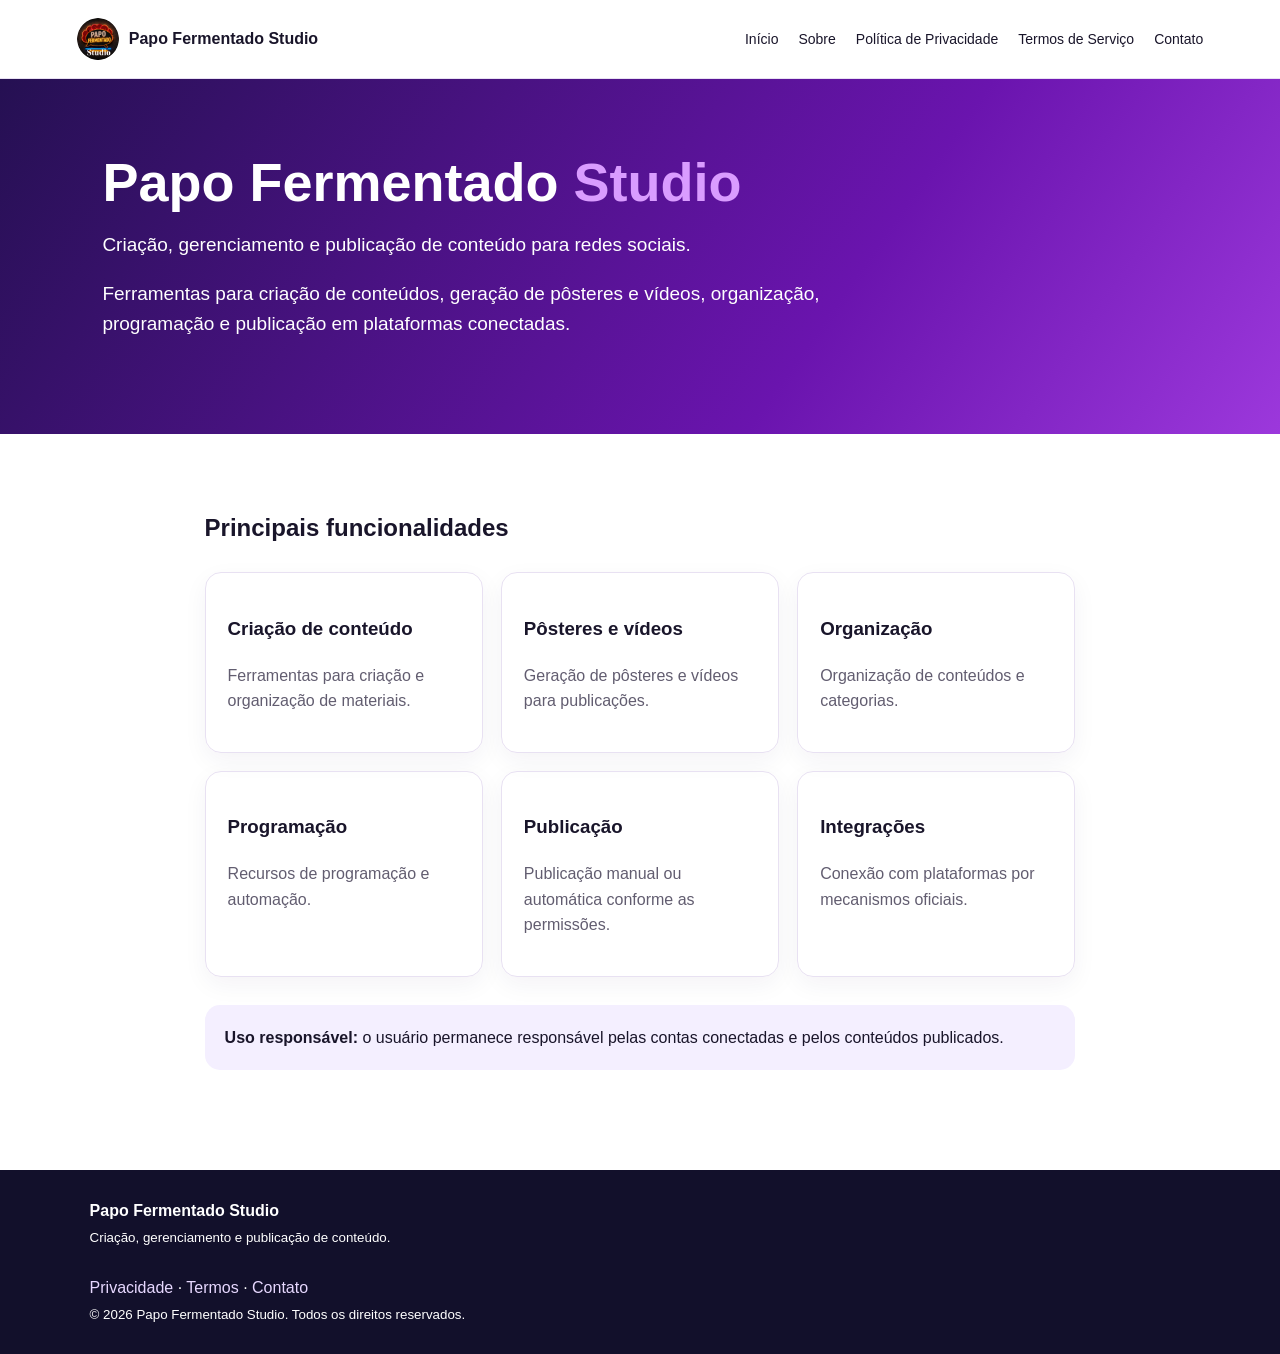
<file: index.html>
<!doctype html><html lang="pt-BR"><head><meta charset="utf-8"><meta name="viewport" content="width=device-width,initial-scale=1"><title>Início | Papo Fermentado Studio</title><link rel="stylesheet" href="style.css">
<meta name="theme-color" content="#12102b">
<link rel="icon" type="image/x-icon" href="assets/favicon.ico">
<link rel="icon" type="image/png" sizes="16x16" href="assets/favicon-16x16.png">
<link rel="icon" type="image/png" sizes="32x32" href="assets/favicon-32x32.png">
<link rel="icon" type="image/png" sizes="48x48" href="assets/favicon-48x48.png">
<link rel="apple-touch-icon" sizes="180x180" href="assets/apple-touch-icon.png">
<link rel="image_src" href="assets/logo.png">
<meta property="og:image" content="assets/icon-512.png">
<meta property="og:image:type" content="image/png">
<meta property="og:image:width" content="512">
<meta property="og:image:height" content="512">
<meta property="og:site_name" content="Papo Fermentado Studio">
</head><body><nav class="nav"><a class="brand" href="index.html"><img class="brand-logo" src="assets/logo.png" alt="Papo Fermentado Studio"> <span>Papo Fermentado Studio</span></a><div class="navlinks"><a href="index.html">Início</a><a href="sobre.html">Sobre</a><a href="privacidade.html">Política de Privacidade</a><a href="termos.html">Termos de Serviço</a><a href="contato.html">Contato</a></div></nav><header class="hero"><h1>Papo Fermentado <span>Studio</span></h1><p>Criação, gerenciamento e publicação de conteúdo para redes sociais.</p><p>Ferramentas para criação de conteúdos, geração de pôsteres e vídeos, organização, programação e publicação em plataformas conectadas.</p></header><main class="content"><h2>Principais funcionalidades</h2><div class="grid"><div class="card"><h3>Criação de conteúdo</h3><p>Ferramentas para criação e organização de materiais.</p></div><div class="card"><h3>Pôsteres e vídeos</h3><p>Geração de pôsteres e vídeos para publicações.</p></div><div class="card"><h3>Organização</h3><p>Organização de conteúdos e categorias.</p></div><div class="card"><h3>Programação</h3><p>Recursos de programação e automação.</p></div><div class="card"><h3>Publicação</h3><p>Publicação manual ou automática conforme as permissões.</p></div><div class="card"><h3>Integrações</h3><p>Conexão com plataformas por mecanismos oficiais.</p></div></div><div class="callout"><strong>Uso responsável:</strong> o usuário permanece responsável pelas contas conectadas e pelos conteúdos publicados.</div></main><footer class="footer"><strong>Papo Fermentado Studio</strong><br><small>Criação, gerenciamento e publicação de conteúdo.</small><br><br><a href="privacidade.html">Privacidade</a> · <a href="termos.html">Termos</a> · <a href="contato.html">Contato</a><br><small>© 2026 Papo Fermentado Studio. Todos os direitos reservados.</small></footer></body></html>
</file>
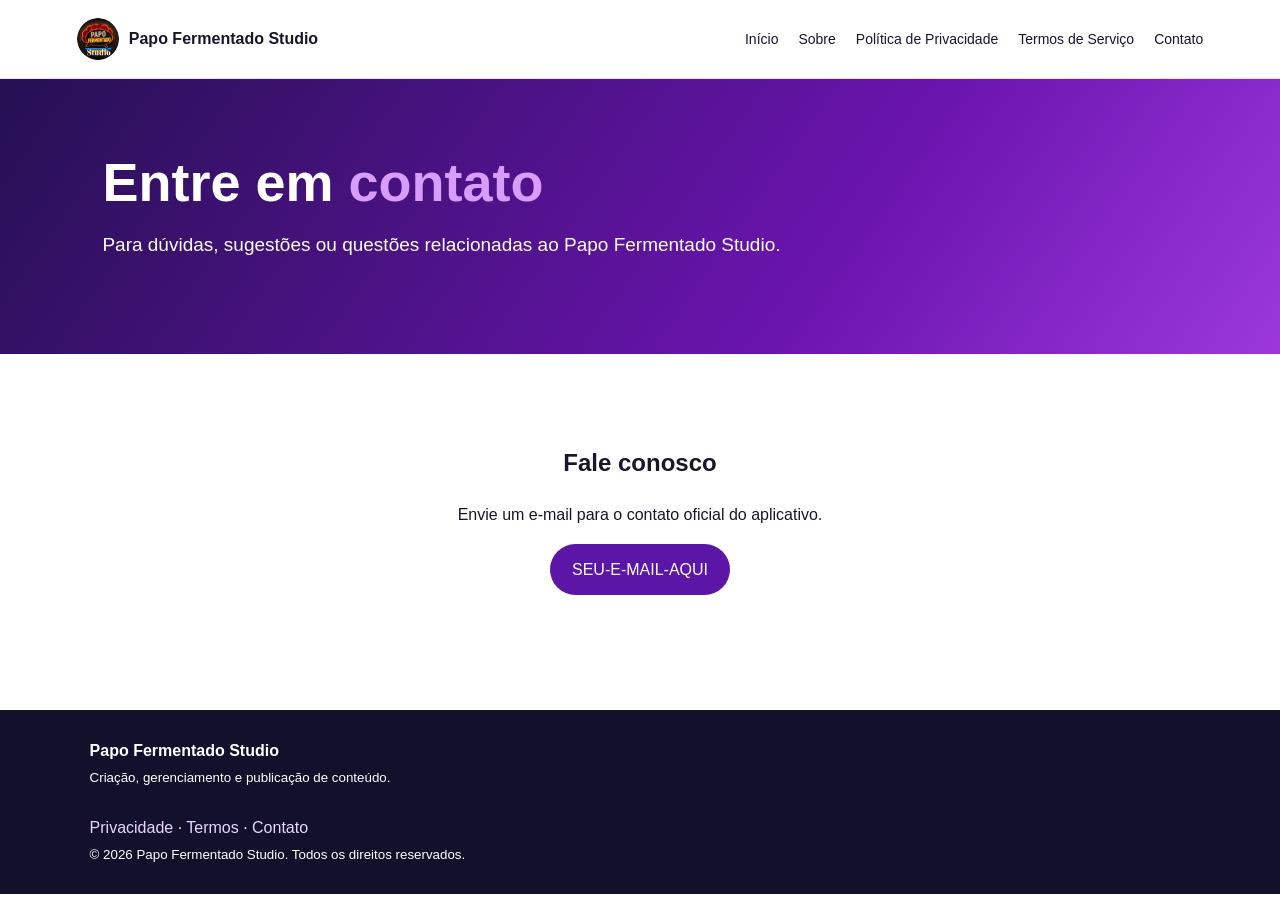
<file: contato.html>
<!doctype html><html lang="pt-BR"><head><meta charset="utf-8"><meta name="viewport" content="width=device-width,initial-scale=1"><title>Contato | Papo Fermentado Studio</title><link rel="stylesheet" href="style.css">
<meta name="theme-color" content="#12102b">
<link rel="icon" type="image/x-icon" href="assets/favicon.ico">
<link rel="icon" type="image/png" sizes="16x16" href="assets/favicon-16x16.png">
<link rel="icon" type="image/png" sizes="32x32" href="assets/favicon-32x32.png">
<link rel="icon" type="image/png" sizes="48x48" href="assets/favicon-48x48.png">
<link rel="apple-touch-icon" sizes="180x180" href="assets/apple-touch-icon.png">
<link rel="image_src" href="assets/logo.png">
<meta property="og:image" content="assets/icon-512.png">
<meta property="og:image:type" content="image/png">
<meta property="og:image:width" content="512">
<meta property="og:image:height" content="512">
<meta property="og:site_name" content="Papo Fermentado Studio">
</head><body><nav class="nav"><a class="brand" href="index.html"><img class="brand-logo" src="assets/logo.png" alt="Papo Fermentado Studio"> <span>Papo Fermentado Studio</span></a><div class="navlinks"><a href="index.html">Início</a><a href="sobre.html">Sobre</a><a href="privacidade.html">Política de Privacidade</a><a href="termos.html">Termos de Serviço</a><a href="contato.html">Contato</a></div></nav><header class="hero"><h1>Entre em <span>contato</span></h1><p>Para dúvidas, sugestões ou questões relacionadas ao Papo Fermentado Studio.</p></header><main class="contact"><h2>Fale conosco</h2><p>Envie um e-mail para o contato oficial do aplicativo.</p><a class="email" href="mailto:SEU-E-MAIL-AQUI">SEU-E-MAIL-AQUI</a></main><footer class="footer"><strong>Papo Fermentado Studio</strong><br><small>Criação, gerenciamento e publicação de conteúdo.</small><br><br><a href="privacidade.html">Privacidade</a> · <a href="termos.html">Termos</a> · <a href="contato.html">Contato</a><br><small>© 2026 Papo Fermentado Studio. Todos os direitos reservados.</small></footer></body></html>
</file>
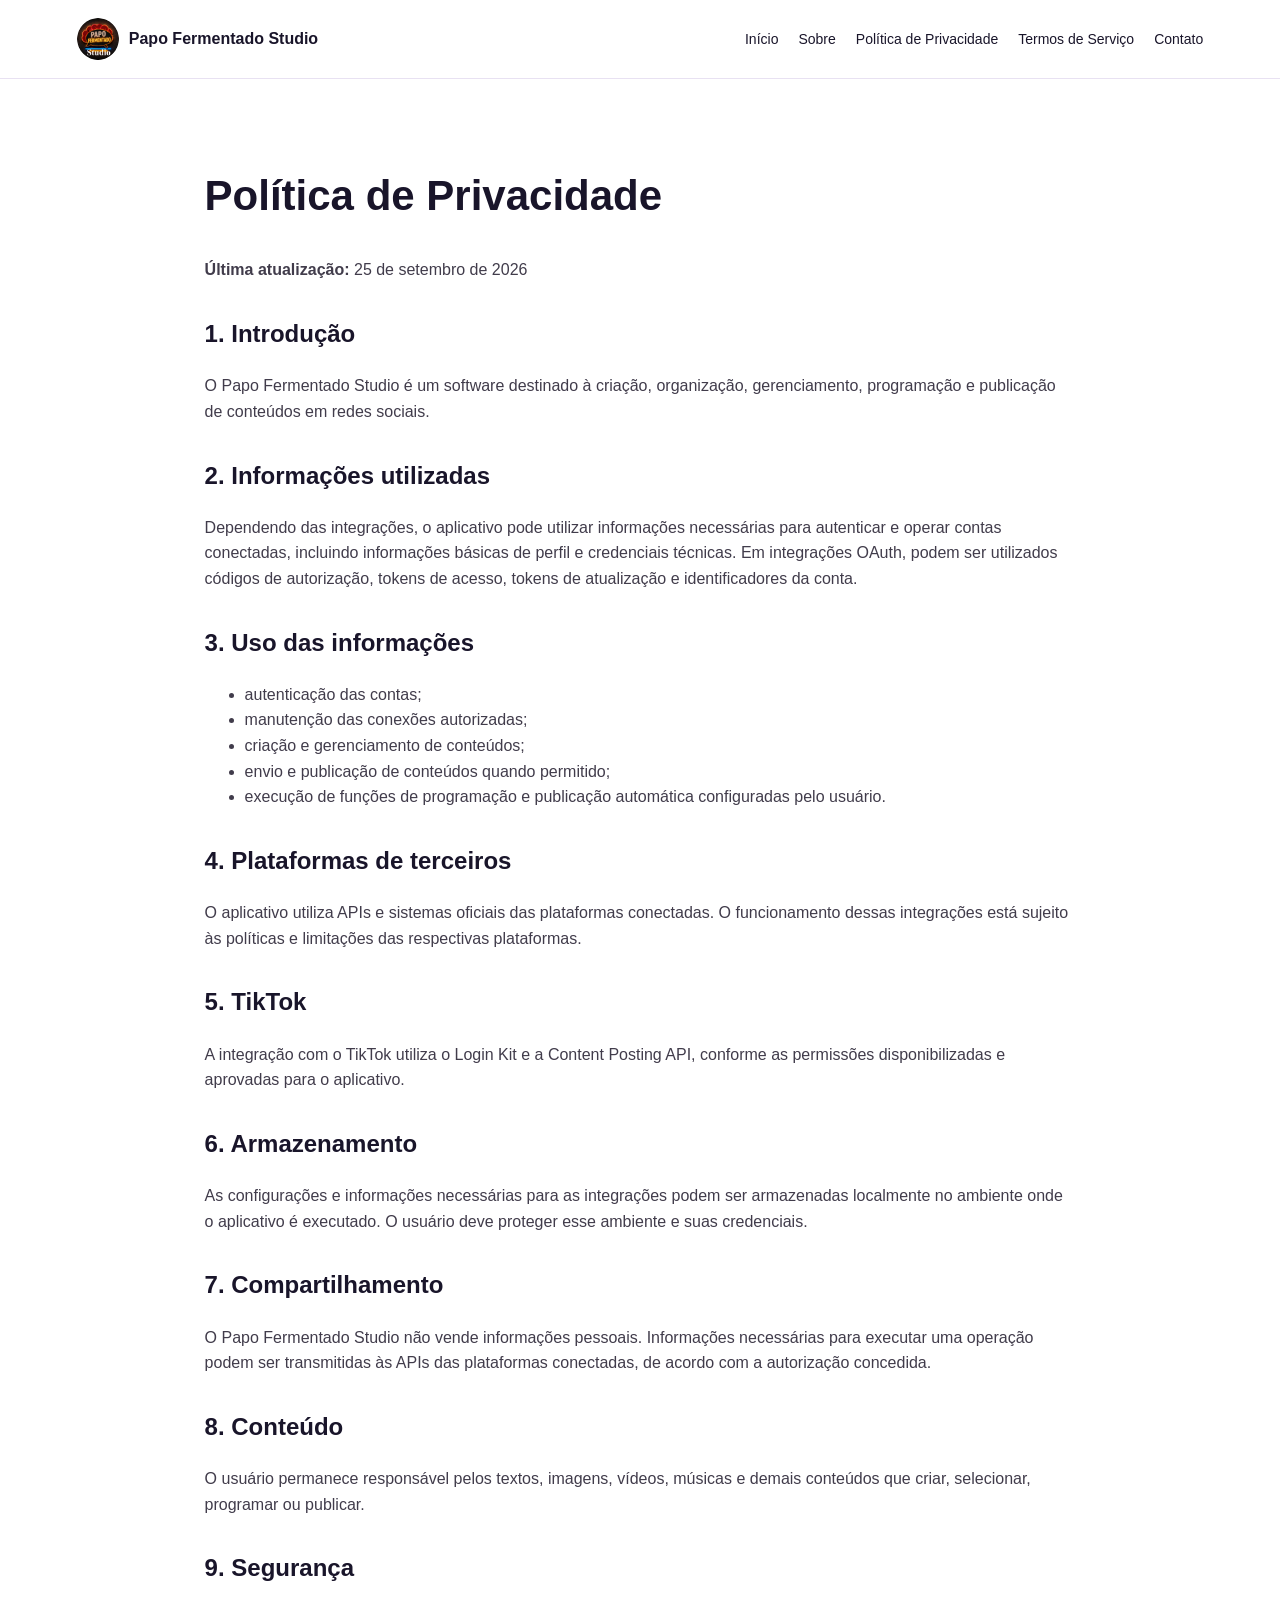
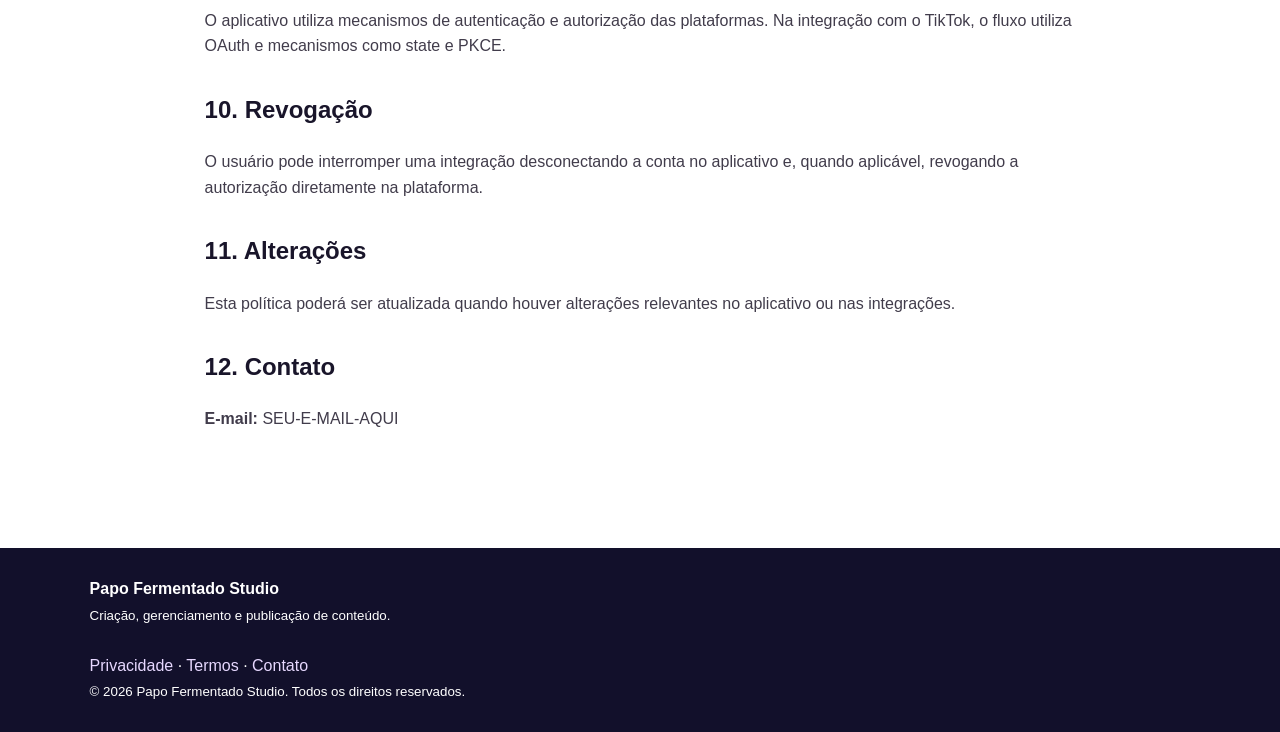
<file: privacidade.html>
<!doctype html><html lang="pt-BR"><head><meta charset="utf-8"><meta name="viewport" content="width=device-width,initial-scale=1"><title>Política de Privacidade | Papo Fermentado Studio</title><link rel="stylesheet" href="style.css">
<meta name="theme-color" content="#12102b">
<link rel="icon" type="image/x-icon" href="assets/favicon.ico">
<link rel="icon" type="image/png" sizes="16x16" href="assets/favicon-16x16.png">
<link rel="icon" type="image/png" sizes="32x32" href="assets/favicon-32x32.png">
<link rel="icon" type="image/png" sizes="48x48" href="assets/favicon-48x48.png">
<link rel="apple-touch-icon" sizes="180x180" href="assets/apple-touch-icon.png">
<link rel="image_src" href="assets/logo.png">
<meta property="og:image" content="assets/icon-512.png">
<meta property="og:image:type" content="image/png">
<meta property="og:image:width" content="512">
<meta property="og:image:height" content="512">
<meta property="og:site_name" content="Papo Fermentado Studio">
</head><body><nav class="nav"><a class="brand" href="index.html"><img class="brand-logo" src="assets/logo.png" alt="Papo Fermentado Studio"> <span>Papo Fermentado Studio</span></a><div class="navlinks"><a href="index.html">Início</a><a href="sobre.html">Sobre</a><a href="privacidade.html">Política de Privacidade</a><a href="termos.html">Termos de Serviço</a><a href="contato.html">Contato</a></div></nav><main class="legal"><h1>Política de Privacidade</h1><p><strong>Última atualização:</strong> 25 de setembro de 2026</p>
<h2>1. Introdução</h2><p>O Papo Fermentado Studio é um software destinado à criação, organização, gerenciamento, programação e publicação de conteúdos em redes sociais.</p>
<h2>2. Informações utilizadas</h2><p>Dependendo das integrações, o aplicativo pode utilizar informações necessárias para autenticar e operar contas conectadas, incluindo informações básicas de perfil e credenciais técnicas. Em integrações OAuth, podem ser utilizados códigos de autorização, tokens de acesso, tokens de atualização e identificadores da conta.</p>
<h2>3. Uso das informações</h2><ul><li>autenticação das contas;</li><li>manutenção das conexões autorizadas;</li><li>criação e gerenciamento de conteúdos;</li><li>envio e publicação de conteúdos quando permitido;</li><li>execução de funções de programação e publicação automática configuradas pelo usuário.</li></ul>
<h2>4. Plataformas de terceiros</h2><p>O aplicativo utiliza APIs e sistemas oficiais das plataformas conectadas. O funcionamento dessas integrações está sujeito às políticas e limitações das respectivas plataformas.</p>
<h2>5. TikTok</h2><p>A integração com o TikTok utiliza o Login Kit e a Content Posting API, conforme as permissões disponibilizadas e aprovadas para o aplicativo.</p>
<h2>6. Armazenamento</h2><p>As configurações e informações necessárias para as integrações podem ser armazenadas localmente no ambiente onde o aplicativo é executado. O usuário deve proteger esse ambiente e suas credenciais.</p>
<h2>7. Compartilhamento</h2><p>O Papo Fermentado Studio não vende informações pessoais. Informações necessárias para executar uma operação podem ser transmitidas às APIs das plataformas conectadas, de acordo com a autorização concedida.</p>
<h2>8. Conteúdo</h2><p>O usuário permanece responsável pelos textos, imagens, vídeos, músicas e demais conteúdos que criar, selecionar, programar ou publicar.</p>
<h2>9. Segurança</h2><p>O aplicativo utiliza mecanismos de autenticação e autorização das plataformas. Na integração com o TikTok, o fluxo utiliza OAuth e mecanismos como state e PKCE.</p>
<h2>10. Revogação</h2><p>O usuário pode interromper uma integração desconectando a conta no aplicativo e, quando aplicável, revogando a autorização diretamente na plataforma.</p>
<h2>11. Alterações</h2><p>Esta política poderá ser atualizada quando houver alterações relevantes no aplicativo ou nas integrações.</p>
<h2>12. Contato</h2><p><strong>E-mail:</strong> SEU-E-MAIL-AQUI</p></main><footer class="footer"><strong>Papo Fermentado Studio</strong><br><small>Criação, gerenciamento e publicação de conteúdo.</small><br><br><a href="privacidade.html">Privacidade</a> · <a href="termos.html">Termos</a> · <a href="contato.html">Contato</a><br><small>© 2026 Papo Fermentado Studio. Todos os direitos reservados.</small></footer></body></html>
</file>
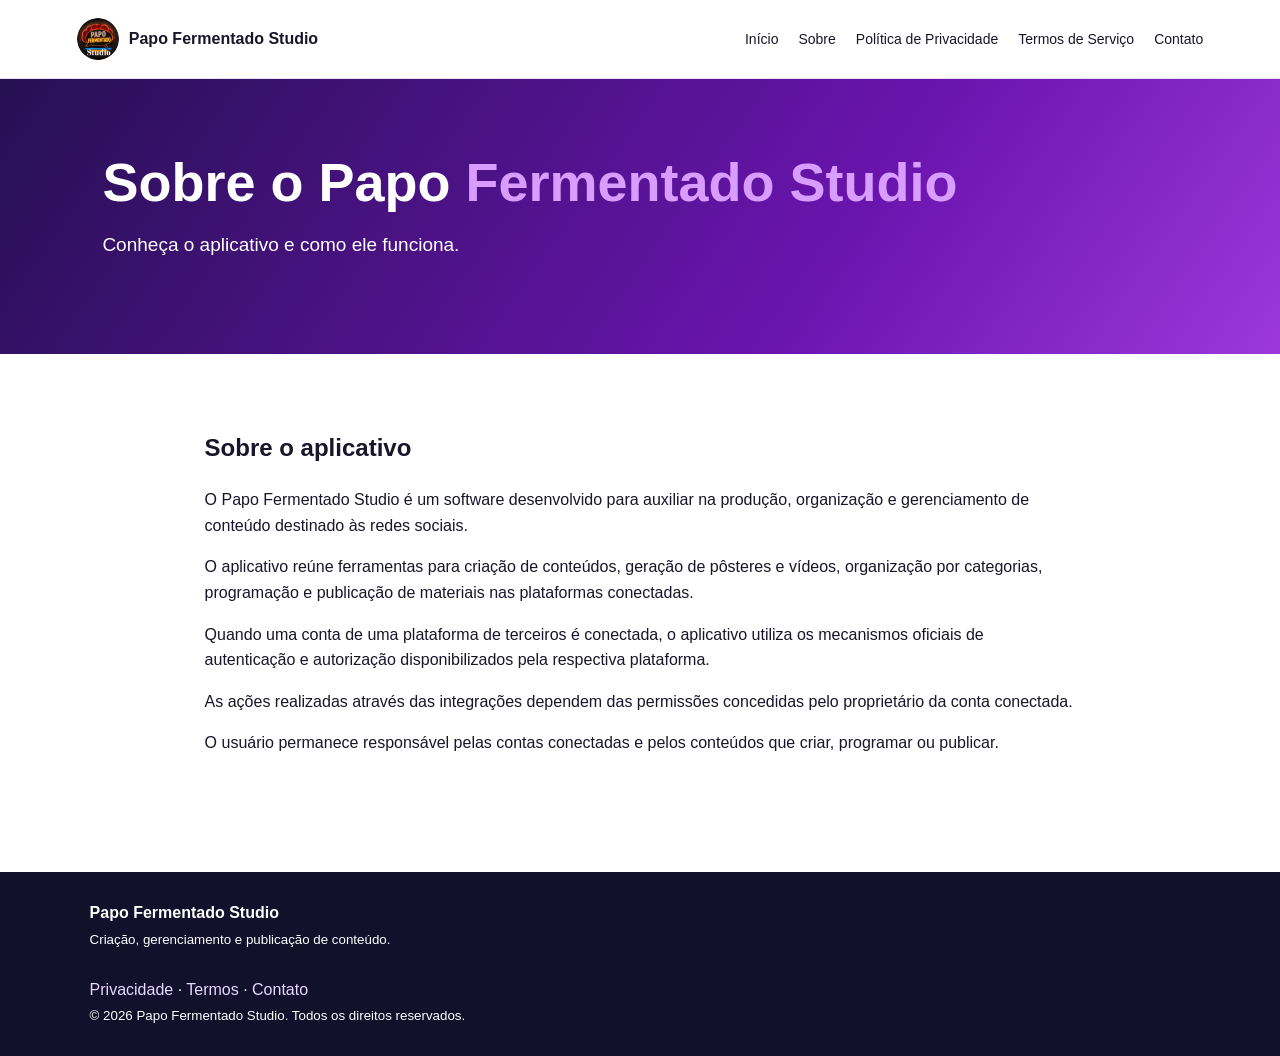
<file: sobre.html>
<!doctype html><html lang="pt-BR"><head><meta charset="utf-8"><meta name="viewport" content="width=device-width,initial-scale=1"><title>Sobre | Papo Fermentado Studio</title><link rel="stylesheet" href="style.css">
<meta name="theme-color" content="#12102b">
<link rel="icon" type="image/x-icon" href="assets/favicon.ico">
<link rel="icon" type="image/png" sizes="16x16" href="assets/favicon-16x16.png">
<link rel="icon" type="image/png" sizes="32x32" href="assets/favicon-32x32.png">
<link rel="icon" type="image/png" sizes="48x48" href="assets/favicon-48x48.png">
<link rel="apple-touch-icon" sizes="180x180" href="assets/apple-touch-icon.png">
<link rel="image_src" href="assets/logo.png">
<meta property="og:image" content="assets/icon-512.png">
<meta property="og:image:type" content="image/png">
<meta property="og:image:width" content="512">
<meta property="og:image:height" content="512">
<meta property="og:site_name" content="Papo Fermentado Studio">
</head><body><nav class="nav"><a class="brand" href="index.html"><img class="brand-logo" src="assets/logo.png" alt="Papo Fermentado Studio"> <span>Papo Fermentado Studio</span></a><div class="navlinks"><a href="index.html">Início</a><a href="sobre.html">Sobre</a><a href="privacidade.html">Política de Privacidade</a><a href="termos.html">Termos de Serviço</a><a href="contato.html">Contato</a></div></nav><header class="hero"><h1>Sobre o Papo <span>Fermentado Studio</span></h1><p>Conheça o aplicativo e como ele funciona.</p></header><main class="content"><h2>Sobre o aplicativo</h2><p>O Papo Fermentado Studio é um software desenvolvido para auxiliar na produção, organização e gerenciamento de conteúdo destinado às redes sociais.</p><p>O aplicativo reúne ferramentas para criação de conteúdos, geração de pôsteres e vídeos, organização por categorias, programação e publicação de materiais nas plataformas conectadas.</p><p>Quando uma conta de uma plataforma de terceiros é conectada, o aplicativo utiliza os mecanismos oficiais de autenticação e autorização disponibilizados pela respectiva plataforma.</p><p>As ações realizadas através das integrações dependem das permissões concedidas pelo proprietário da conta conectada.</p><p>O usuário permanece responsável pelas contas conectadas e pelos conteúdos que criar, programar ou publicar.</p></main><footer class="footer"><strong>Papo Fermentado Studio</strong><br><small>Criação, gerenciamento e publicação de conteúdo.</small><br><br><a href="privacidade.html">Privacidade</a> · <a href="termos.html">Termos</a> · <a href="contato.html">Contato</a><br><small>© 2026 Papo Fermentado Studio. Todos os direitos reservados.</small></footer></body></html>
</file>
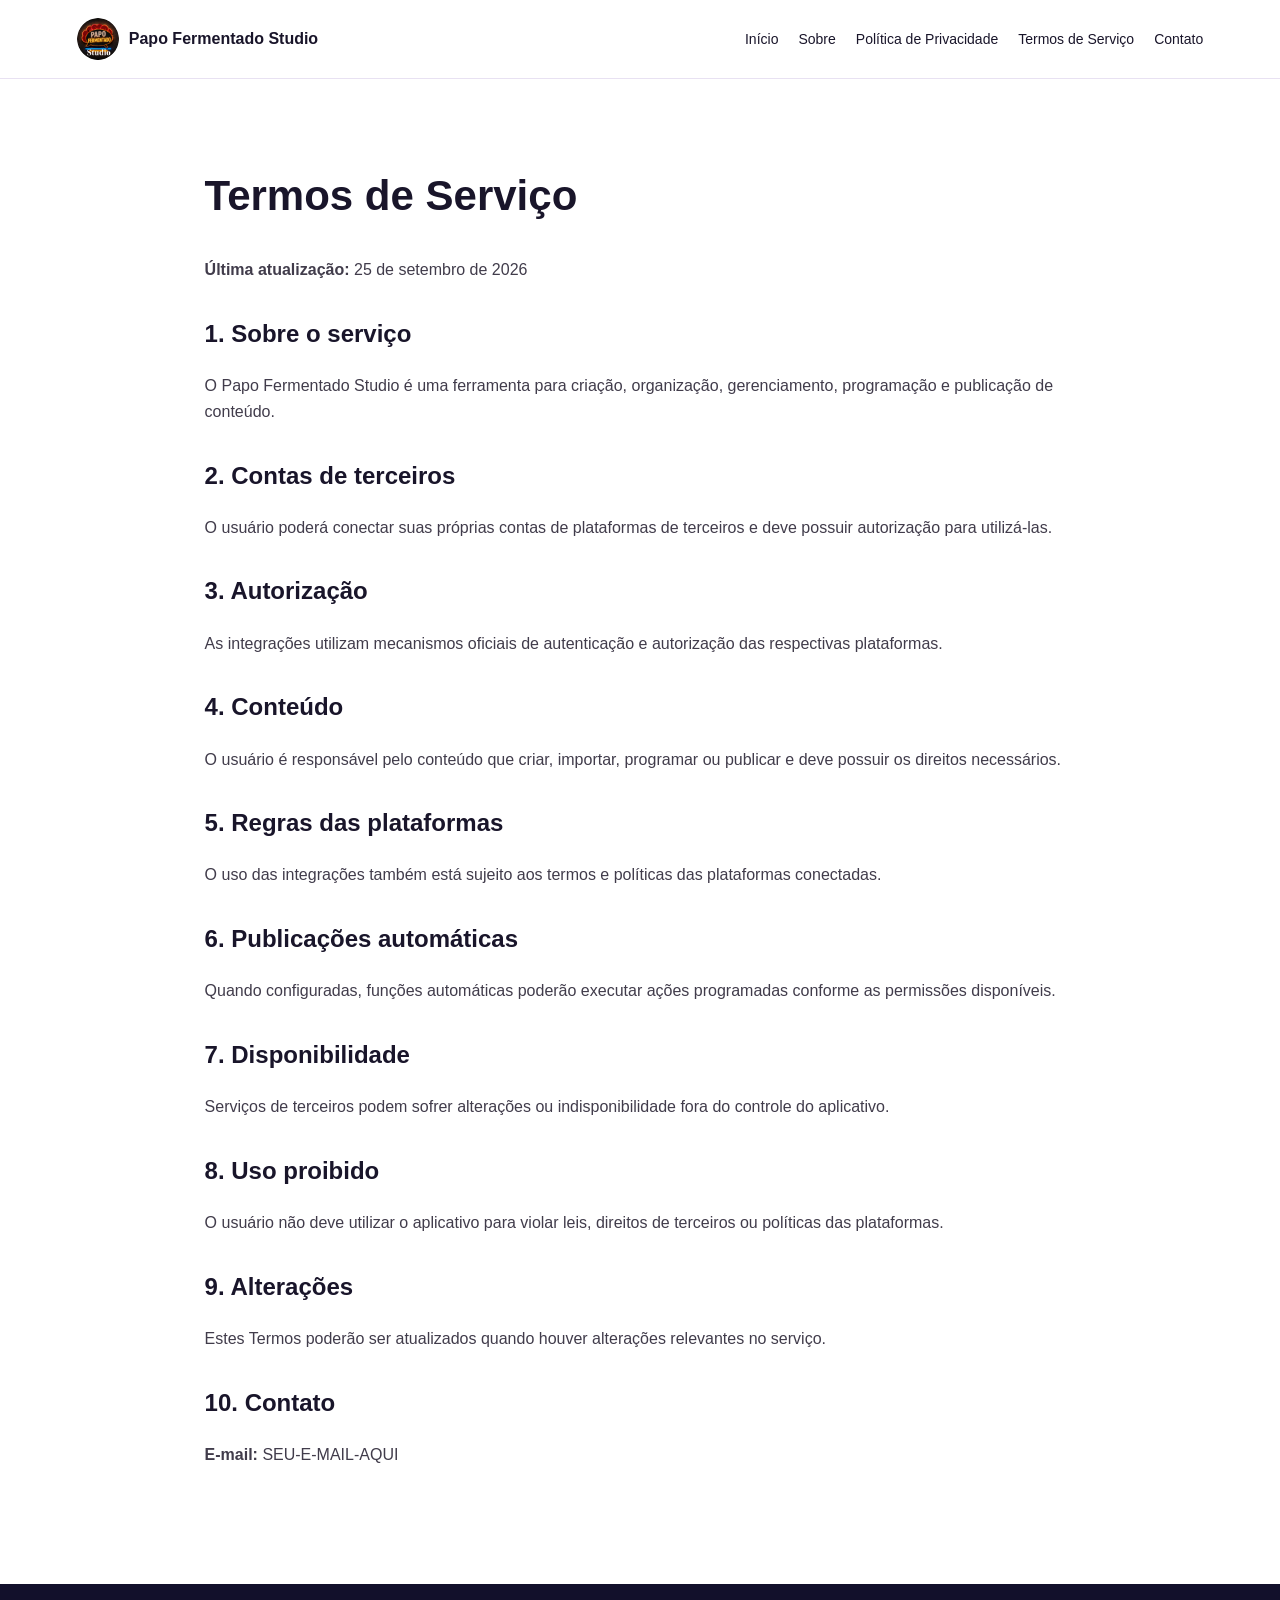
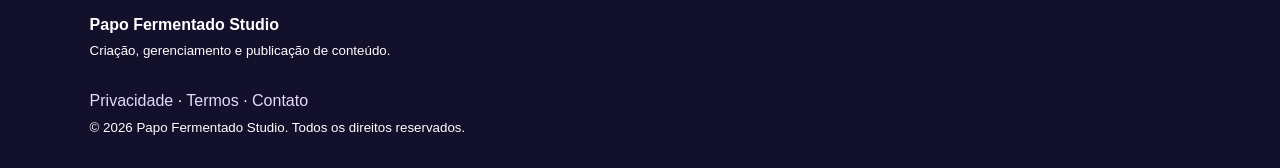
<file: termos.html>
<!doctype html><html lang="pt-BR"><head><meta charset="utf-8"><meta name="viewport" content="width=device-width,initial-scale=1"><title>Termos de Serviço | Papo Fermentado Studio</title><link rel="stylesheet" href="style.css">
<meta name="theme-color" content="#12102b">
<link rel="icon" type="image/x-icon" href="assets/favicon.ico">
<link rel="icon" type="image/png" sizes="16x16" href="assets/favicon-16x16.png">
<link rel="icon" type="image/png" sizes="32x32" href="assets/favicon-32x32.png">
<link rel="icon" type="image/png" sizes="48x48" href="assets/favicon-48x48.png">
<link rel="apple-touch-icon" sizes="180x180" href="assets/apple-touch-icon.png">
<link rel="image_src" href="assets/logo.png">
<meta property="og:image" content="assets/icon-512.png">
<meta property="og:image:type" content="image/png">
<meta property="og:image:width" content="512">
<meta property="og:image:height" content="512">
<meta property="og:site_name" content="Papo Fermentado Studio">
</head><body><nav class="nav"><a class="brand" href="index.html"><img class="brand-logo" src="assets/logo.png" alt="Papo Fermentado Studio"> <span>Papo Fermentado Studio</span></a><div class="navlinks"><a href="index.html">Início</a><a href="sobre.html">Sobre</a><a href="privacidade.html">Política de Privacidade</a><a href="termos.html">Termos de Serviço</a><a href="contato.html">Contato</a></div></nav><main class="legal"><h1>Termos de Serviço</h1><p><strong>Última atualização:</strong> 25 de setembro de 2026</p>
<h2>1. Sobre o serviço</h2><p>O Papo Fermentado Studio é uma ferramenta para criação, organização, gerenciamento, programação e publicação de conteúdo.</p>
<h2>2. Contas de terceiros</h2><p>O usuário poderá conectar suas próprias contas de plataformas de terceiros e deve possuir autorização para utilizá-las.</p>
<h2>3. Autorização</h2><p>As integrações utilizam mecanismos oficiais de autenticação e autorização das respectivas plataformas.</p>
<h2>4. Conteúdo</h2><p>O usuário é responsável pelo conteúdo que criar, importar, programar ou publicar e deve possuir os direitos necessários.</p>
<h2>5. Regras das plataformas</h2><p>O uso das integrações também está sujeito aos termos e políticas das plataformas conectadas.</p>
<h2>6. Publicações automáticas</h2><p>Quando configuradas, funções automáticas poderão executar ações programadas conforme as permissões disponíveis.</p>
<h2>7. Disponibilidade</h2><p>Serviços de terceiros podem sofrer alterações ou indisponibilidade fora do controle do aplicativo.</p>
<h2>8. Uso proibido</h2><p>O usuário não deve utilizar o aplicativo para violar leis, direitos de terceiros ou políticas das plataformas.</p>
<h2>9. Alterações</h2><p>Estes Termos poderão ser atualizados quando houver alterações relevantes no serviço.</p>
<h2>10. Contato</h2><p><strong>E-mail:</strong> SEU-E-MAIL-AQUI</p></main><footer class="footer"><strong>Papo Fermentado Studio</strong><br><small>Criação, gerenciamento e publicação de conteúdo.</small><br><br><a href="privacidade.html">Privacidade</a> · <a href="termos.html">Termos</a> · <a href="contato.html">Contato</a><br><small>© 2026 Papo Fermentado Studio. Todos os direitos reservados.</small></footer></body></html>
</file>
<file: style.css>
*{box-sizing:border-box}body{margin:0;font-family:Arial,sans-serif;color:#19152a;line-height:1.6}a{text-decoration:none;color:inherit}.nav{display:flex;justify-content:space-between;align-items:center;padding:18px 6%;border-bottom:1px solid #e8e1f2;position:sticky;top:0;background:#fff;z-index:5}.brand{font-weight:800;display:flex;align-items:center;gap:10px}.brand-logo{width:42px;height:42px;object-fit:contain;border-radius:50%;display:block}.navlinks{display:flex;gap:20px;font-size:14px}.hero{padding:75px 8%;color:white;background:linear-gradient(125deg,#251052,#6a14ae 65%,#9c38dc)}.hero h1{font-size:54px;line-height:1.05;margin:0 0 18px}.hero h1 span{color:#d99cff}.hero p{font-size:19px;max-width:780px}.content,.legal{max-width:1050px;margin:auto;padding:55px 7%}.grid{display:grid;grid-template-columns:repeat(auto-fit,minmax(210px,1fr));gap:18px;margin-top:25px}.card{padding:22px;border:1px solid #e8e1f2;border-radius:16px;box-shadow:0 8px 25px #2810500d}.card p{color:#625d70}.callout{margin-top:28px;padding:20px;background:#f4efff;border-radius:15px}.legal h1{font-size:42px}.legal h2{margin-top:32px}.legal p,.legal li{color:#413c4b}.footer{margin-top:45px;padding:28px 7%;background:#12102b;color:white}.footer a{color:#e7d8ff}.contact{text-align:center;max-width:760px;margin:auto;padding:70px 7%}.email{display:inline-block;padding:13px 22px;border-radius:30px;background:#5b16a8;color:#fff}@media(max-width:700px){.nav{flex-direction:column;gap:12px;align-items:flex-start}.navlinks{gap:10px;flex-wrap:wrap}.hero h1{font-size:40px}}
</file>
